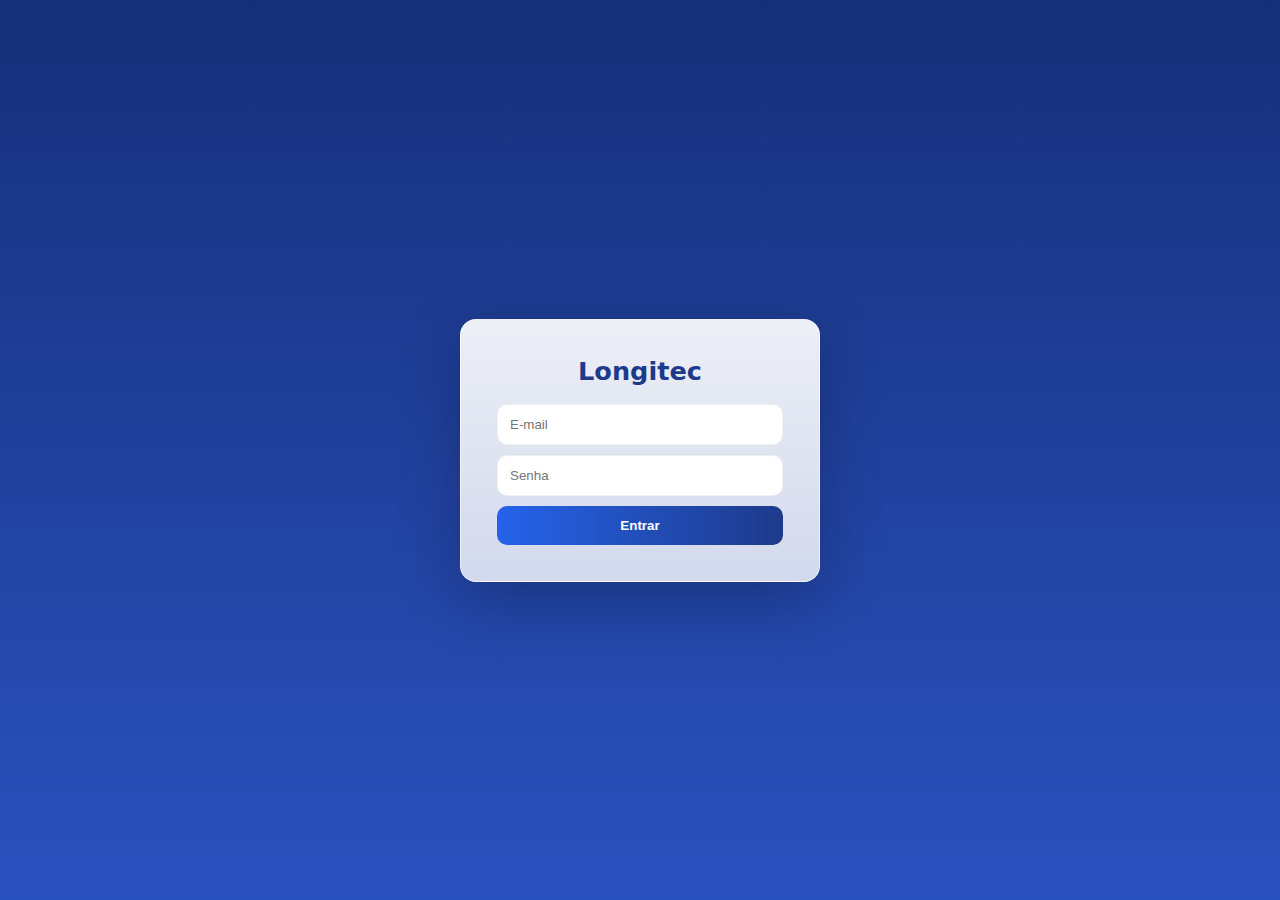
<file: index.html>
<!DOCTYPE html>
<html lang="pt-BR">
<head>
  <meta charset="UTF-8">
  <meta name="viewport" content="width=device-width, initial-scale=1.0">
  <title>Longitec - Login</title>
  <link rel="stylesheet" href="TCC-final/style.css">
</head>
<body class="login-body">
  <div class="login-container">
    <h1 class="login-title">Longitec</h1>
  <form action="TCC-final/dashboard.html" class="login-form">
      <input type="email" placeholder="E-mail" required>
      <input type="password" placeholder="Senha" required>
      <button type="submit">Entrar</button>
    </form>
  </div>
</body>
</html>
</file>
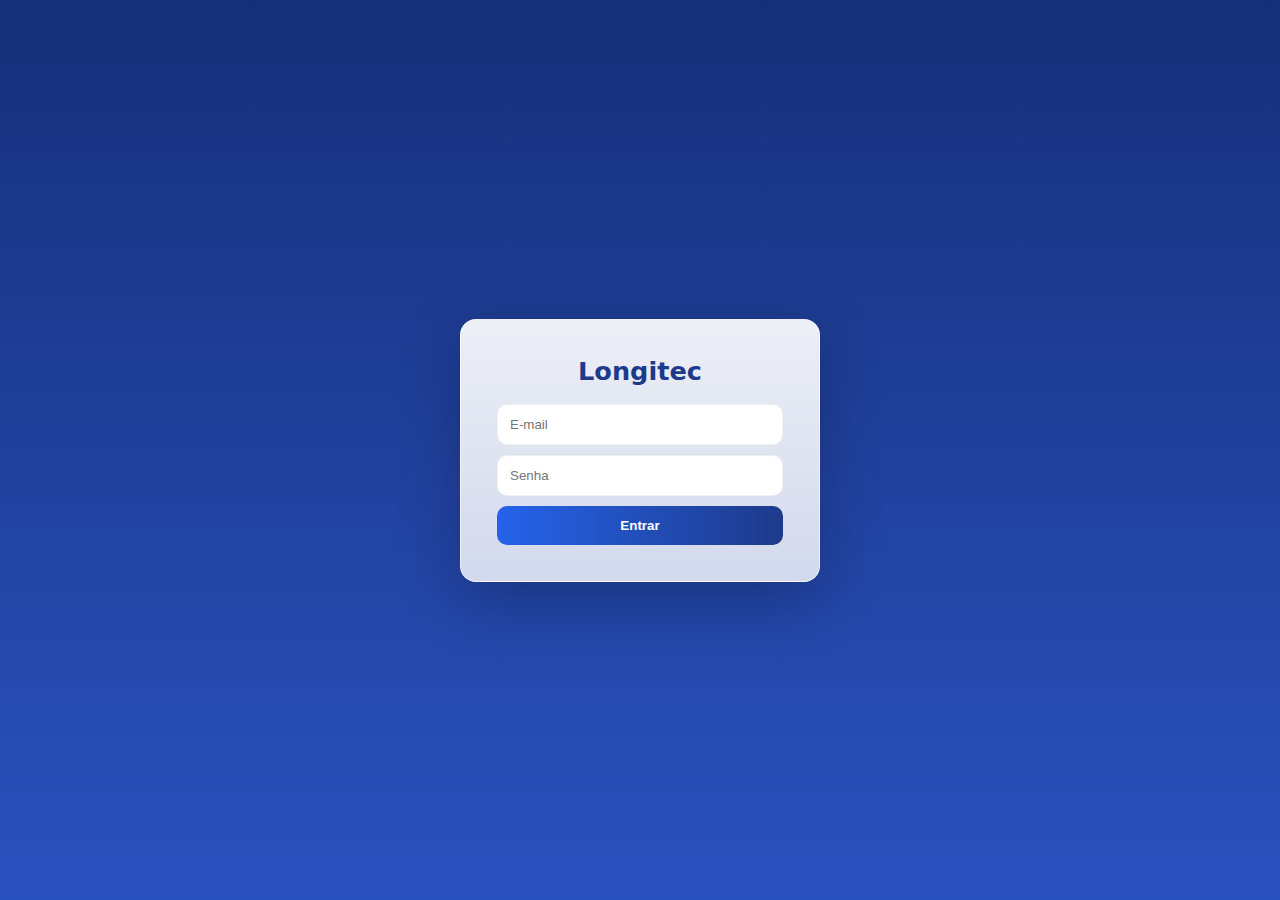
<file: TCC-final/index.html>
<!DOCTYPE html>
<html lang="pt-BR">
<head>
  <meta charset="UTF-8">
  <meta name="viewport" content="width=device-width, initial-scale=1.0">
  <title>Longitec - Login</title>
  <link rel="stylesheet" href="style.css">
</head>
<body class="login-body">
  <div class="login-container">
    <h1 class="login-title">Longitec</h1>
    <form action="dashboard.html" class="login-form">
      <input type="email" placeholder="E-mail" required>
      <input type="password" placeholder="Senha" required>
      <button type="submit">Entrar</button>
    </form>
  </div>
</body>
</html>
</file>
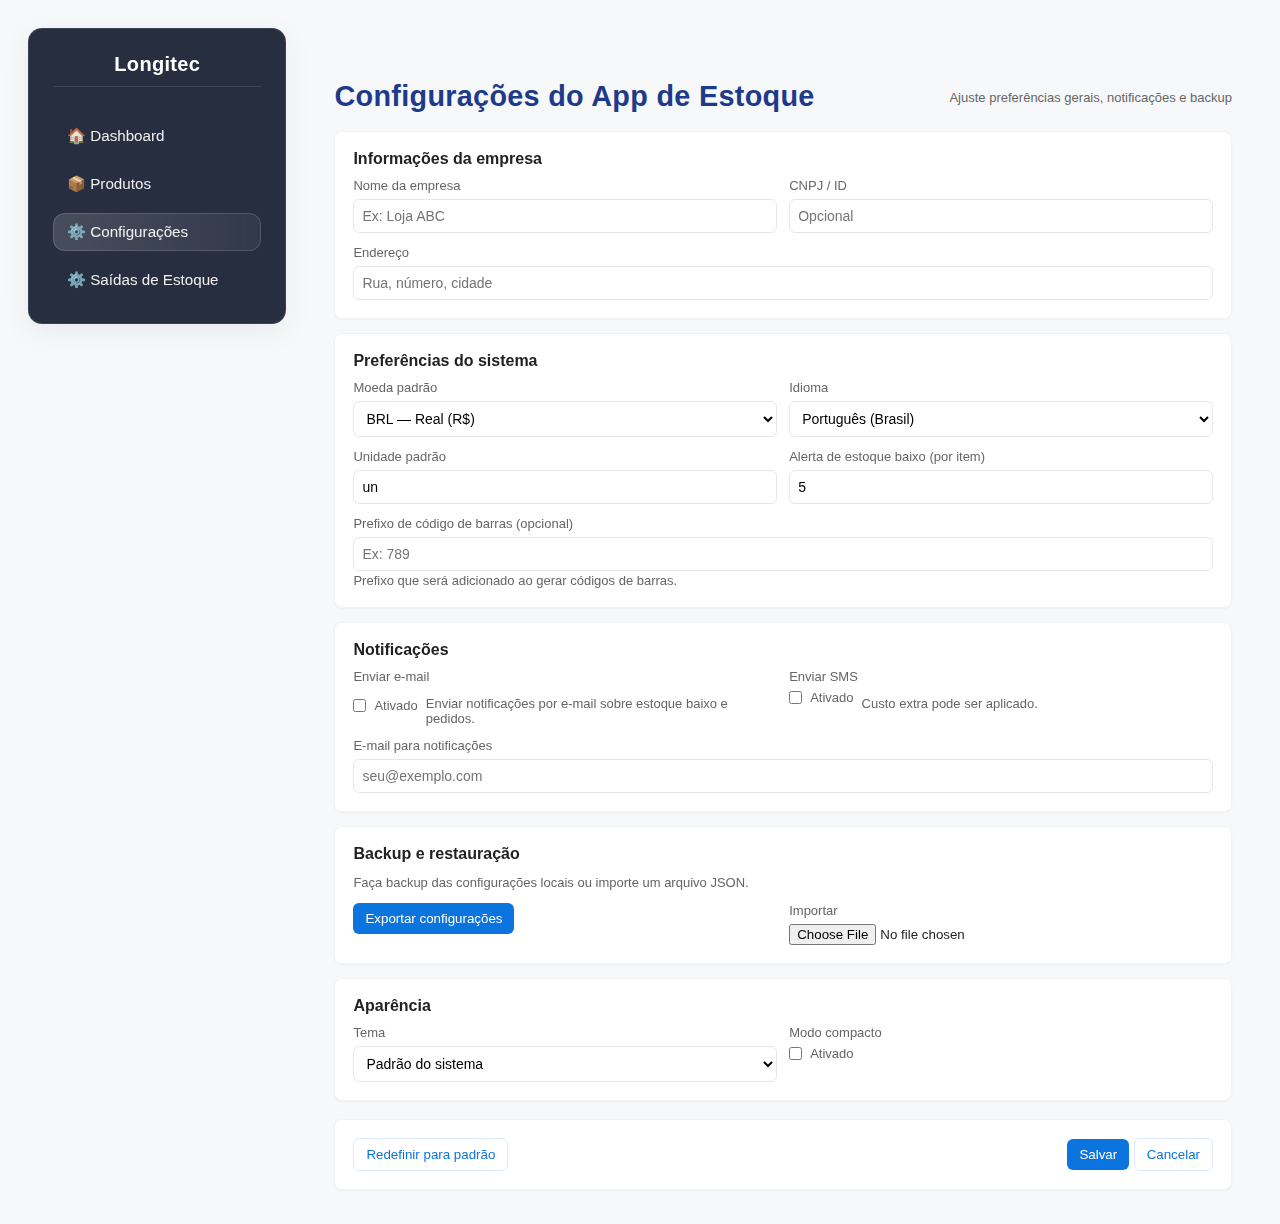
<file: configuracoes.html>
<!doctype html>
<html lang="pt-BR">
<head>
    <meta charset="utf-8" />
    <meta name="viewport" content="width=device-width,initial-scale=1" />
    <title>Configurações — App de Estoque</title>
    <link rel="stylesheet" href="./style.css">
    <style>
        :root{
            --bg:#f6f8fa; --card:#fff; --text:#222; --accent:#0b74de; --muted:#666;
            --danger:#d64545;
        }
        html,body{height:100%;margin:0;font-family:Inter,Segoe UI,Roboto,Arial,sans-serif;background:var(--bg);color:var(--text)}
        .container{max-width:980px;margin:32px auto;padding:20px}
        header{display:flex;align-items:center;justify-content:space-between;margin-bottom:18px}
        h1{font-size:20px;margin:0}
        .card{background:var(--card);border-radius:8px;padding:18px;margin-bottom:14px;box-shadow:0 1px 2px rgba(0,0,0,.04)}
        .grid{display:grid;grid-template-columns:repeat(2,1fr);gap:12px}
        label{display:block;font-size:13px;margin-bottom:6px;color:var(--muted)}
        input[type="text"],input[type="number"],select,textarea{width:100%;padding:8px;border:1px solid #e4e7eb;border-radius:6px;font-size:14px;background:#fff}
        .full{grid-column:1/-1}
        .row{display:flex;gap:8px;align-items:center}
        .switch{display:inline-flex;align-items:center;gap:8px}
        .actions{display:flex;gap:8px;justify-content:flex-end}
        button{background:var(--accent);color:#fff;border:0;padding:8px 12px;border-radius:6px;cursor:pointer}
        button.ghost{background:transparent;color:var(--accent);border:1px solid #dbe9fb}
        button.warn{background:var(--danger)}
        small{color:var(--muted)}
        .help{font-size:13px;color:var(--muted);margin-top:6px}
        footer{margin-top:18px;text-align:right}
        @media (max-width:760px){.grid{grid-template-columns:1fr}}
    </style>
</head>
<body>
  <aside class="sidebar">
    <h2>Longitec</h2>
        <nav>
            <a href="dashboard.html">🏠 Dashboard</a>
            <a href="produtos.html">📦 Produtos</a>
            <a href="configuracoes.html">⚙️ Configurações</a>
             <a href="saidaestoque.html">⚙️ Saídas de Estoque</a>
        </nav>
  </aside>
<div class="container" role="main">
    <header>
        <h1>Configurações do App de Estoque</h1>
        <div><small class="help">Ajuste preferências gerais, notificações e backup</small></div>
    </header>

    <form id="settingsForm" class="card" autocomplete="off" aria-label="Configurações do sistema">
        <section aria-labelledby="empresa">
            <h2 id="empresa" style="margin:0 0 10px 0;font-size:16px">Informações da empresa</h2>
            <div class="grid">
                <div>
                    <label for="companyName">Nome da empresa</label>
                    <input id="companyName" name="companyName" type="text" placeholder="Ex: Loja ABC" />
                </div>
                <div>
                    <label for="companyCNPJ">CNPJ / ID</label>
                    <input id="companyCNPJ" name="companyCNPJ" type="text" placeholder="Opcional" />
                </div>

                <div class="full">
                    <label for="companyAddress">Endereço</label>
                    <input id="companyAddress" name="companyAddress" type="text" placeholder="Rua, número, cidade" />
                </div>
            </div>
        </section>
    </form>

    <div class="card">
        <h2 style="margin:0 0 10px 0;font-size:16px">Preferências do sistema</h2>
        <div class="grid">
            <div>
                <label for="currency">Moeda padrão</label>
                <select id="currency" name="currency">
                    <option value="BRL">BRL — Real (R$)</option>
                    <option value="USD">USD — Dólar (US$)</option>
                    <option value="EUR">EUR — Euro (€)</option>
                </select>
            </div>
            <div>
                <label for="lang">Idioma</label>
                <select id="lang" name="lang">
                    <option value="pt-BR">Português (Brasil)</option>
                    <option value="en-US">English (US)</option>
                </select>
            </div>

            <div>
                <label for="defaultStockUnit">Unidade padrão</label>
                <input id="defaultStockUnit" name="defaultStockUnit" type="text" placeholder="Ex: un, kg, ml" />
            </div>
            <div>
                <label for="lowStockThreshold">Alerta de estoque baixo (por item)</label>
                <input id="lowStockThreshold" name="lowStockThreshold" type="number" min="0" step="1" />
            </div>

            <div class="full">
                <label for="barcodePrefix">Prefixo de código de barras (opcional)</label>
                <input id="barcodePrefix" name="barcodePrefix" type="text" placeholder="Ex: 789" />
                <small class="help">Prefixo que será adicionado ao gerar códigos de barras.</small>
            </div>
        </div>
    </div>

    <div class="card">
        <h2 style="margin:0 0 10px 0;font-size:16px">Notificações</h2>
        <div class="grid">
            <div>
                <label>Enviar e-mail</label>
                <div class="row">
                    <label class="switch"><input id="notifyEmail" type="checkbox" /><span>Ativado</span></label>
                    <small class="help">Enviar notificações por e-mail sobre estoque baixo e pedidos.</small>
                </div>
            </div>
            <div>
                <label>Enviar SMS</label>
                <div class="row">
                    <label class="switch"><input id="notifySMS" type="checkbox" /><span>Ativado</span></label>
                    <small class="help">Custo extra pode ser aplicado.</small>
                </div>
            </div>
            <div class="full">
                <label for="notificationEmail">E-mail para notificações</label>
                <input id="notificationEmail" type="text" placeholder="seu@exemplo.com" />
            </div>
        </div>
    </div>

    <div class="card">
        <h2 style="margin:0 0 10px 0;font-size:16px">Backup e restauração</h2>
        <div class="grid">
            <div class="full">
                <small class="help">Faça backup das configurações locais ou importe um arquivo JSON.</small>
            </div>
            <div>
                <button id="exportBtn" type="button">Exportar configurações</button>
            </div>
            <div>
                <label for="importFile">Importar</label>
                <input id="importFile" type="file" accept=".json" />
            </div>
        </div>
    </div>

    <div class="card">
        <h2 style="margin:0 0 10px 0;font-size:16px">Aparência</h2>
        <div class="grid">
            <div>
                <label for="theme">Tema</label>
                <select id="theme">
                    <option value="system">Padrão do sistema</option>
                    <option value="light">Claro</option>
                    <option value="dark">Escuro</option>
                </select>
            </div>
            <div>
                <label for="compactMode">Modo compacto</label>
                <div class="row"><label class="switch"><input id="compactMode" type="checkbox" /><span>Ativado</span></label></div>
            </div>
        </div>
    </div>

    <footer class="card actions" aria-hidden="false">
        <div style="flex:1;text-align:left">
            <button id="resetBtn" class="ghost" type="button">Redefinir para padrão</button>
        </div>
        <div>
            <button id="saveBtn" type="button">Salvar</button>
            <button id="cancelBtn" class="ghost" type="button">Cancelar</button>
        </div>
    </footer>
</div>

<script>
(function(){
    const defaultSettings = {
        companyName: "",
        companyCNPJ: "",
        companyAddress: "",
        currency: "BRL",
        lang: "pt-BR",
        defaultStockUnit: "un",
        lowStockThreshold: 5,
        barcodePrefix: "",
        notifyEmail: false,
        notifySMS: false,
        notificationEmail: "",
        theme: "system",
        compactMode: false
    };

    const $ = id => document.getElementById(id);

    function loadSettings(){
        const s = JSON.parse(localStorage.getItem('inventorySettings') || 'null') || defaultSettings;
        $('companyName').value = s.companyName || "";
        $('companyCNPJ').value = s.companyCNPJ || "";
        $('companyAddress').value = s.companyAddress || "";
        $('currency').value = s.currency || defaultSettings.currency;
        $('lang').value = s.lang || defaultSettings.lang;
        $('defaultStockUnit').value = s.defaultStockUnit || defaultSettings.defaultStockUnit;
        $('lowStockThreshold').value = s.lowStockThreshold ?? defaultSettings.lowStockThreshold;
        $('barcodePrefix').value = s.barcodePrefix || "";
        $('notifyEmail').checked = !!s.notifyEmail;
        $('notifySMS').checked = !!s.notifySMS;
        $('notificationEmail').value = s.notificationEmail || "";
        $('theme').value = s.theme || defaultSettings.theme;
        $('compactMode').checked = !!s.compactMode;
    }

    function gatherSettings(){
        return {
            companyName: $('companyName').value.trim(),
            companyCNPJ: $('companyCNPJ').value.trim(),
            companyAddress: $('companyAddress').value.trim(),
            currency: $('currency').value,
            lang: $('lang').value,
            defaultStockUnit: $('defaultStockUnit').value.trim() || defaultSettings.defaultStockUnit,
            lowStockThreshold: Math.max(0, parseInt($('lowStockThreshold').value || defaultSettings.lowStockThreshold)),
            barcodePrefix: $('barcodePrefix').value.trim(),
            notifyEmail: $('notifyEmail').checked,
            notifySMS: $('notifySMS').checked,
            notificationEmail: $('notificationEmail').value.trim(),
            theme: $('theme').value,
            compactMode: $('compactMode').checked
        };
    }

    function saveSettings(){
        const settings = gatherSettings();
        // basic validation
        if(settings.notifyEmail && !settings.notificationEmail){
            alert('Ativee um e-mail para notificações ou desative "Enviar e-mail".');
            return;
        }
        localStorage.setItem('inventorySettings', JSON.stringify(settings));
        alert('Configurações salvas.');
    }

    function resetDefaults(){
        if(!confirm('Redefinir todas as configurações para o padrão?')) return;
        localStorage.removeItem('inventorySettings');
        loadSettings();
        alert('Padrões restaurados.');
    }

    function exportSettings(){
        const data = localStorage.getItem('inventorySettings') || JSON.stringify(defaultSettings);
        const blob = new Blob([data], {type:'application/json'});
        const url = URL.createObjectURL(blob);
        const a = document.createElement('a');
        const now = new Date().toISOString().slice(0,19).replace(/[:T]/g,'-');
        a.href = url;
        a.download = `inventory-settings-${now}.json`;
        document.body.appendChild(a);
        a.click();
        a.remove();
        URL.revokeObjectURL(url);
    }

    function importSettings(file){
        if(!file) return;
        const reader = new FileReader();
        reader.onload = () => {
            try{
                const obj = JSON.parse(reader.result);
                // minimal shape check
                if(typeof obj !== 'object') throw new Error('Arquivo inválido');
                localStorage.setItem('inventorySettings', JSON.stringify(Object.assign({}, defaultSettings, obj)));
                loadSettings();
                alert('Configurações importadas com sucesso.');
            }catch(e){
                alert('Falha ao importar: arquivo JSON inválido.');
            }
        };
        reader.readAsText(file);
    }

    // events
    document.addEventListener('DOMContentLoaded', loadSettings);
    $('saveBtn').addEventListener('click', saveSettings);
    $('resetBtn').addEventListener('click', resetDefaults);
    $('cancelBtn').addEventListener('click', loadSettings);
    $('exportBtn').addEventListener('click', exportSettings);
    $('importFile').addEventListener('change', e => {
        if(e.target.files && e.target.files[0]) importSettings(e.target.files[0]);
        e.target.value = '';
    });

    // apply theme quickly
    $('theme').addEventListener('change', () => {
        const t = $('theme').value;
        if(t === 'dark') document.documentElement.style.filter = 'invert(0)'; // placeholder: integrate real theme switch
    });
})();
</script>
<script>
    // Define dinamicamente o item ativo na sidebar com base no arquivo atual
    document.addEventListener('DOMContentLoaded', () => {
        const navLinks = document.querySelectorAll('aside.sidebar nav a');
        const file = location.pathname.split('/').pop() || 'index.html';
        navLinks.forEach(a => {
            const hrefFile = a.getAttribute('href').split('/').pop();
            if (hrefFile === file) a.classList.add('active');
            else a.classList.remove('active');
        });
    });
</script>
</body>
</html>
</file>
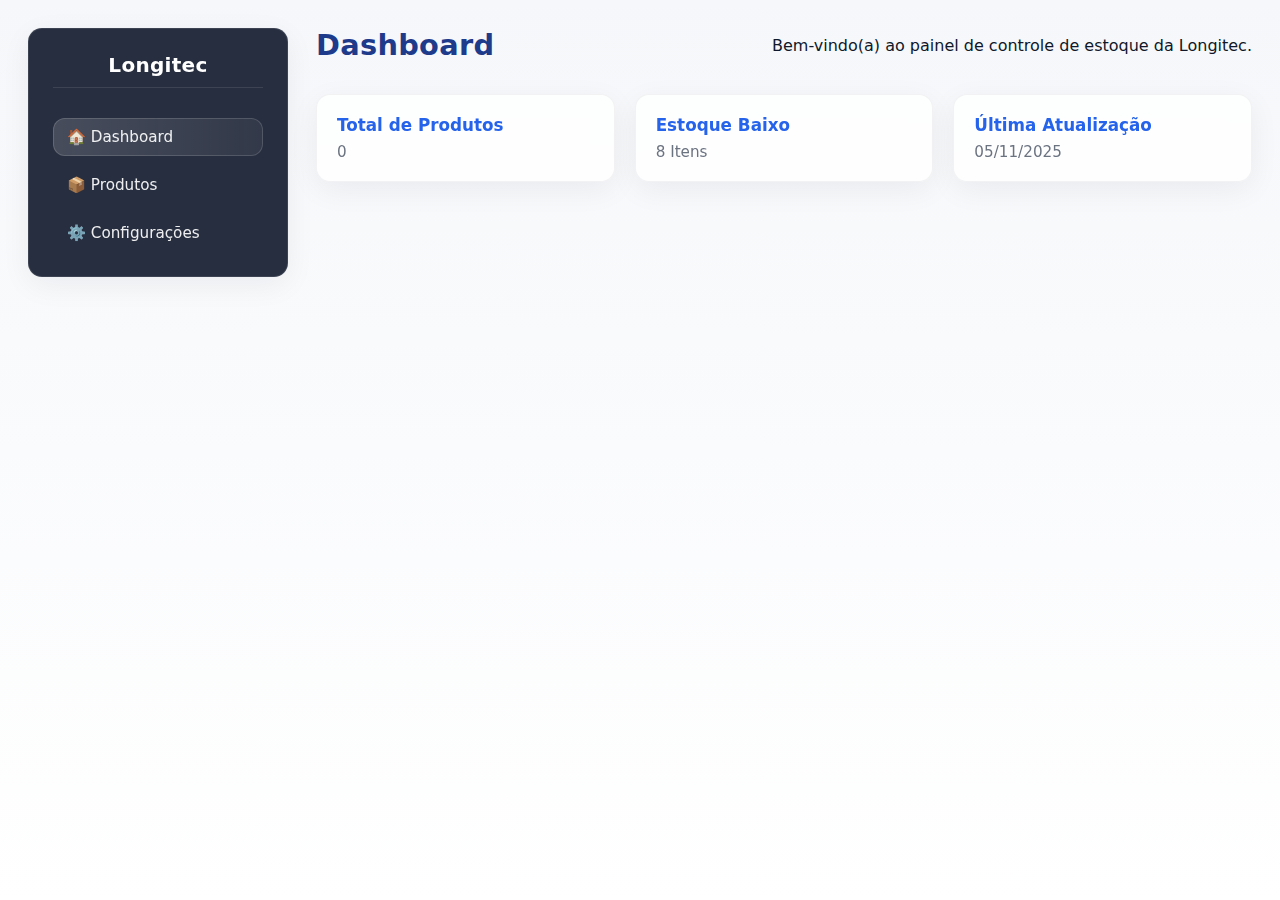
<file: dashboard.html>
<!DOCTYPE html>
<html lang="pt-BR">
<head>
  <meta charset="UTF-8">
  <meta name="viewport" content="width=device-width, initial-scale=1.0">
  <title>Longitec - Dashboard</title>
  <link rel="stylesheet" href="TCC-final/style.css">
</head>
<body>
  <aside class="sidebar">
    <h2>Longitec</h2>
    <nav>
      <a href="TCC-final/dashboard.html">🏠 Dashboard</a>
      <a href="TCC-final/produtos.html">📦 Produtos</a>
      <a href="TCC-final/configuracoes.html">⚙️ Configurações</a>
    </nav>
  </aside>

  <main class="main-content">
    <header>
      <h1>Dashboard</h1>
      <p>Bem-vindo(a) ao painel de controle de estoque da Longitec.</p>
    </header>

    <section class="cards">
      <div class="card">
        <h3>Total de Produtos</h3>
        <p id="total-produtos">0</p>
      </div>
      <div class="card">
        <h3>Estoque Baixo</h3>
        <p>8 Itens</p>
      </div>
      <div class="card">
        <h3>Última Atualização</h3>
        <p>05/11/2025</p>
      </div>
    </section>
  </main>

  <script>
    // Atualiza o total de produtos no dashboard
    const produtos = JSON.parse(localStorage.getItem('produtos')) || [];
    document.getElementById('total-produtos').textContent = produtos.length;
  </script>
  <script>
    // Define dinamicamente o item ativo na sidebar com base no arquivo atual
    document.addEventListener('DOMContentLoaded', () => {
      const navLinks = document.querySelectorAll('aside.sidebar nav a');
      const file = location.pathname.split('/').pop() || 'index.html';
      navLinks.forEach(a => {
        const hrefFile = a.getAttribute('href').split('/').pop();
        if (hrefFile === file) a.classList.add('active');
        else a.classList.remove('active');
      });
    });
  </script>
</body>
</html>
</file>
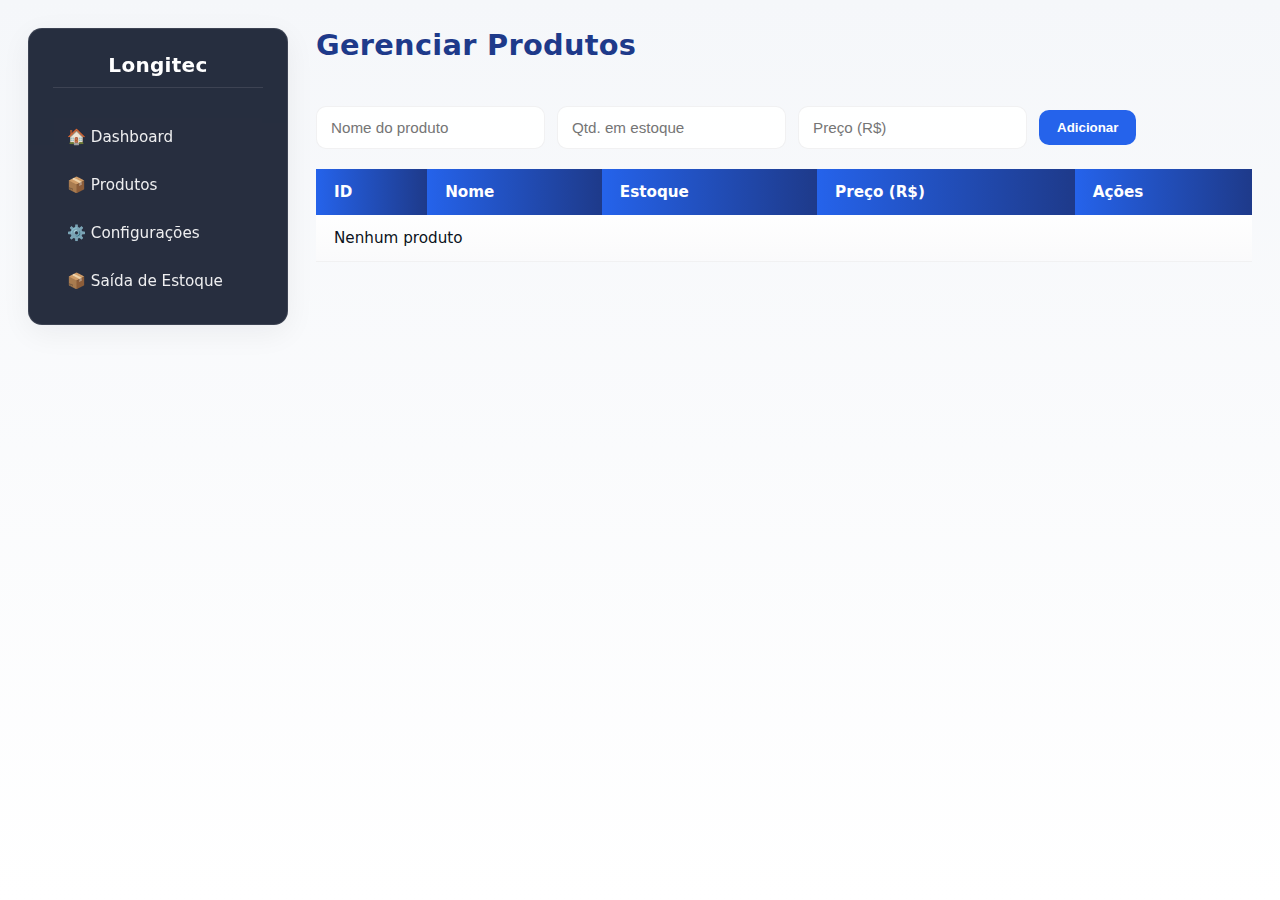
<file: produtos.html>
<!DOCTYPE html>
<html lang="pt-BR">
<head>
  <meta charset="UTF-8">
  <meta name="viewport" content="width=device-width, initial-scale=1.0">
  <title>Longitec - Produtos</title>
  <link rel="stylesheet" href="style.css">
</head>
<body>
  <aside class="sidebar">
    <h2>Longitec</h2>
    <nav>
  <a href="dashboard.html">🏠 Dashboard</a>
  <a href="produtos.html">📦 Produtos</a>
  <a href="configuracoes.html">⚙️ Configurações</a>
  <a href="saidaestoque.html">📦 Saída de Estoque</a>
    </nav>
  </aside>

  <main class="main-content">
    <header>
      <h1>Gerenciar Produtos</h1>
    </header>

    <section class="add-form">
      <input id="nomeInput" type="text" placeholder="Nome do produto">
      <input id="qtdInput" type="number" placeholder="Qtd. em estoque">
      <input id="precoInput" type="number" placeholder="Preço (R$)" step="0.01">
      <button id="addBtn">Adicionar</button>
      <button id="cancelEditBtn" style="display:none;margin-left:8px;">Cancelar</button>
    </section>

    <table class="product-table">
      <thead>
        <tr>
          <th>ID</th>
          <th>Nome</th>
          <th>Estoque</th>
          <th>Preço (R$)</th>
          <th>Ações</th>
        </tr>
      </thead>
      <tbody>
        <!-- Linhas serão adicionadas dinamicamente -->
      </tbody>
    </table>
  </main>

  <script>
    const addBtn = document.getElementById('addBtn');
    const cancelEditBtn = document.getElementById('cancelEditBtn');
    const nomeInput = document.getElementById('nomeInput');
    const qtdInput = document.getElementById('qtdInput');
    const precoInput = document.getElementById('precoInput');
    const tableBody = document.querySelector('.product-table tbody');

    // Carrega produtos salvos do localStorage
    let produtos = JSON.parse(localStorage.getItem('produtos')) || [];
    let id = produtos.length ? Math.max(...produtos.map(p => p.id)) + 1 : 1;
    let editingId = null;

    // Função para renderizar tabela
    function renderTabela() {
      tableBody.innerHTML = "";
      if(produtos.length === 0){
        tableBody.innerHTML = '<tr><td colspan="5" class="text-center small text-muted">Nenhum produto</td></tr>';
        return;
      }
      produtos.forEach(p => {
        const tr = document.createElement('tr');
        tr.innerHTML = `
          <td>${p.id}</td>
          <td>${escapeHtml(p.nome)}</td>
          <td>${p.qtd}</td>
          <td>${parseFloat(p.preco).toFixed(2)}</td>
          <td>
            <button class="edit-btn" data-id="${p.id}">✏️ Editar</button>
            <button class="delete-btn" data-id="${p.id}">🗑️ Excluir</button>
          </td>
        `;
        tableBody.appendChild(tr);
      });

      // Adiciona eventos de exclusão
      document.querySelectorAll('.delete-btn').forEach(btn => {
        btn.addEventListener('click', (e) => {
          const idRemover = parseInt(e.target.dataset.id, 10);
          if(!confirm('Excluir produto selecionado?')) return;
          produtos = produtos.filter(prod => prod.id !== idRemover);
          localStorage.setItem('produtos', JSON.stringify(produtos));
          // if we're editing the deleted item, cancel edit
          if(editingId === idRemover) cancelEdit();
          renderTabela();
        });
      });

      // Adiciona eventos de edição
      document.querySelectorAll('.edit-btn').forEach(btn => {
        btn.addEventListener('click', (e) => {
          const idEditar = parseInt(e.target.dataset.id, 10);
          startEdit(idEditar);
        });
      });
    }

    function startEdit(idEditar){
      const produto = produtos.find(p => p.id === idEditar);
      if(!produto) return;
      editingId = idEditar;
      nomeInput.value = produto.nome;
      qtdInput.value = produto.qtd;
      precoInput.value = produto.preco;
      addBtn.textContent = 'Salvar alterações';
      cancelEditBtn.style.display = 'inline-block';
      nomeInput.focus();
    }

    function cancelEdit(){
      editingId = null;
      nomeInput.value = '';
      qtdInput.value = '';
      precoInput.value = '';
      addBtn.textContent = 'Adicionar';
      cancelEditBtn.style.display = 'none';
    }

    // Renderiza ao carregar a página
    renderTabela();

    // Adiciona novo produto ou salva edição
    addBtn.addEventListener('click', () => {
      const nome = nomeInput.value.trim();
      const qtd = qtdInput.value.trim();
      const preco = precoInput.value.trim();

      if (!nome || qtd === '' || preco === '') {
        alert("Preencha todos os campos!");
        return;
      }

      if(editingId !== null){
        // salvar alterações
        const idx = produtos.findIndex(p => p.id === editingId);
        if(idx >= 0){
          produtos[idx].nome = nome;
          produtos[idx].qtd = parseInt(qtd, 10);
          produtos[idx].preco = parseFloat(preco);
          localStorage.setItem('produtos', JSON.stringify(produtos));
          cancelEdit();
          renderTabela();
        }
        return;
      }

      const novoProduto = {
        id: id++,
        nome,
        qtd: parseInt(qtd, 10),
        preco: parseFloat(preco)
      };

      produtos.push(novoProduto);
      localStorage.setItem('produtos', JSON.stringify(produtos));
      renderTabela();
      nomeInput.value = "";
      qtdInput.value = "";
      precoInput.value = "";
    });

    cancelEditBtn.addEventListener('click', () => {
      cancelEdit();
    });

    function escapeHtml(text) {
      return String(text)
        .replace(/&/g, '&amp;')
        .replace(/</g, '&lt;')
        .replace(/>/g, '&gt;')
        .replace(/"/g, '&quot;');
    }
  </script>
</body>
</html>
</file>
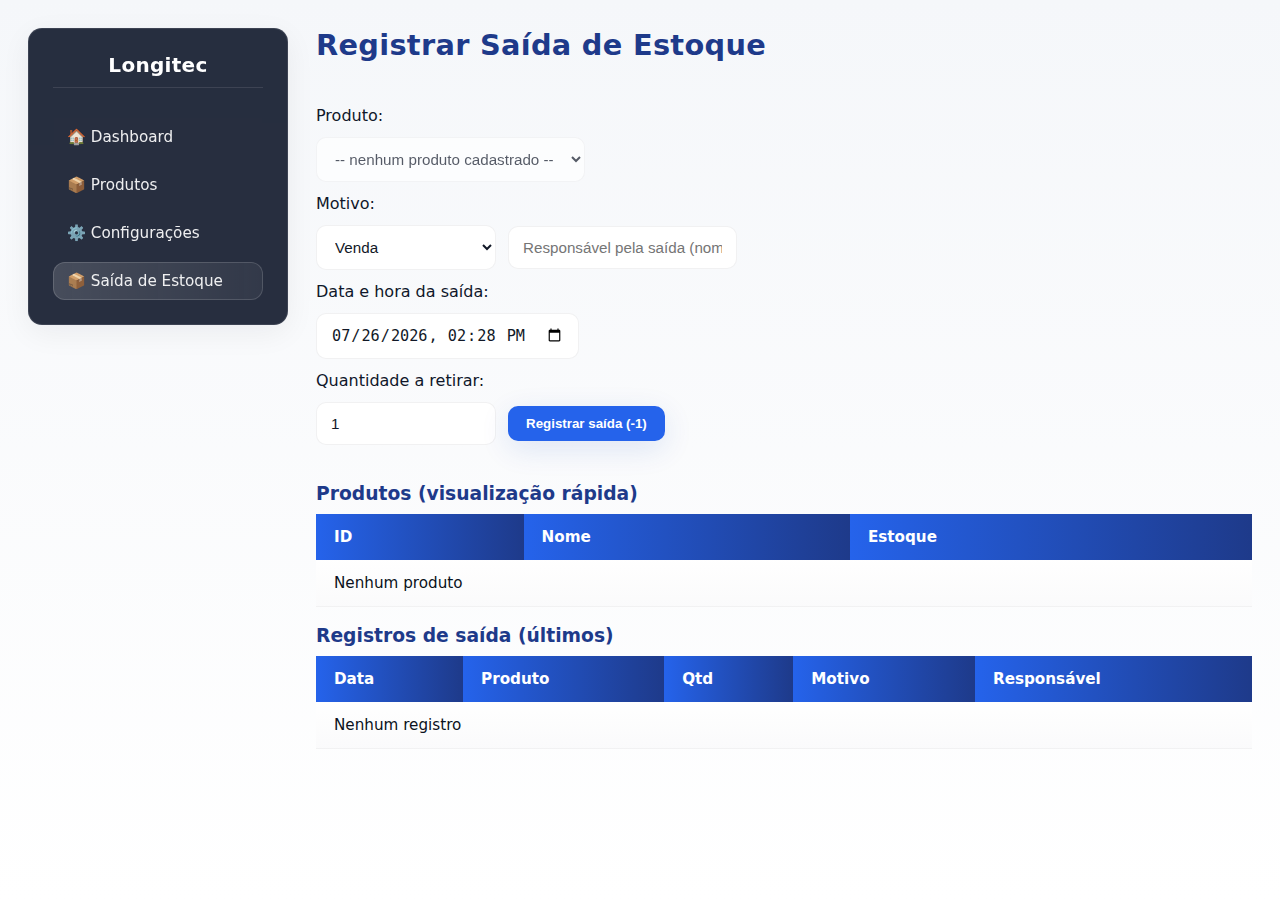
<file: saidaestoque.html>
<!DOCTYPE html>
<html lang="pt-BR">
<head>
  <meta charset="utf-8" />
  <meta name="viewport" content="width=device-width, initial-scale=1" />
  <title>Longitec - Saída de Estoque</title>
  <link rel="stylesheet" href="style.css" />
</head>
<body>
  <aside class="sidebar">
    <h2>Longitec</h2>
    <nav>
      <a href="dashboard.html">🏠 Dashboard</a>
      <a href="produtos.html">📦 Produtos</a>
      <a href="configuracoes.html">⚙️ Configurações</a>
      <a href="saidaestoque.html" class="active">📦 Saída de Estoque</a>
    </nav>
  </aside>

  <main class="main-content">
    <header><h1>Registrar Saída de Estoque</h1></header>

    <section class="add-form">
      <label for="produtoSelect" style="display:block; width:100%;">Produto:</label>
      <select id="produtoSelect"></select>

      <label for="tipoSaida" style="display:block; width:100%;">Motivo:</label>
      <select id="tipoSaida">
        <option value="venda">Venda</option>
        <option value="outro">Outro</option>
      </select>

      <input id="motivoOutro" type="text" placeholder="Descreva o motivo (se outro)" style="display:none; min-width:220px;" />

      <input id="responsavelInput" type="text" placeholder="Responsável pela saída (nome)" style="min-width:220px;" />

      <!-- novo: input de data/hora da saída -->
      <label for="dataSaidaInput" style="display:block; width:100%;">Data e hora da saída:</label>
      <input id="dataSaidaInput" type="datetime-local" style="min-width:220px;" />

      <!-- novo: quantidade de saída -->
      <label for="qtdSaidaInput" style="display:block; width:100%;">Quantidade a retirar:</label>
      <input id="qtdSaidaInput" type="number" min="1" value="1" style="width:100px;" />

      <button id="regSaidaBtn" class="btn">Registrar saída</button>
      <small id="saidaMsg" style="display:block; margin-top:8px;"></small>
    </section>

    <section style="margin-top:18px;">
      <h3 style="color:var(--accent-2); margin-bottom:10px;">Produtos (visualização rápida)</h3>
      <table class="product-table">
        <thead>
          <tr><th>ID</th><th>Nome</th><th>Estoque</th></tr>
        </thead>
        <tbody id="previewBody"></tbody>
      </table>
    </section>

    <section style="margin-top:18px;">
      <h3 style="color:var(--accent-2); margin-bottom:10px;">Registros de saída (últimos)</h3>
      <table class="product-table">
        <thead>
          <tr><th>Data</th><th>Produto</th><th>Qtd</th><th>Motivo</th><th>Responsável</th></tr>
        </thead>
        <tbody id="registrosBody"></tbody>
      </table>
    </section>
  </main>

  <script>
    const produtoSelect = document.getElementById('produtoSelect');
    const regSaidaBtn = document.getElementById('regSaidaBtn');
    const saidaMsg = document.getElementById('saidaMsg');
    const previewBody = document.getElementById('previewBody');
    const tipoSaida = document.getElementById('tipoSaida');
    const motivoOutro = document.getElementById('motivoOutro');
    const responsavelInput = document.getElementById('responsavelInput');
    const registrosBody = document.getElementById('registrosBody');
    const dataSaidaInput = document.getElementById('dataSaidaInput');
    const qtdSaidaInput = document.getElementById('qtdSaidaInput');

    function escapeHtml(text) {
      return String(text || '').replace(/&/g,'&amp;').replace(/</g,'&lt;').replace(/>/g,'&gt;').replace(/"/g,'&quot;');
    }

    // converte Date para valor compatível com <input type="datetime-local">
    function toDatetimeLocalValue(date) {
      const pad = (n) => String(n).padStart(2, '0');
      const yyyy = date.getFullYear();
      const mm = pad(date.getMonth() + 1);
      const dd = pad(date.getDate());
      const hh = pad(date.getHours());
      const min = pad(date.getMinutes());
      return `${yyyy}-${mm}-${dd}T${hh}:${min}`;
    }

    // se input tiver valor (local), converte para ISO (UTC)
    function datetimeLocalToISO(value) {
      if (!value) return new Date().toISOString();
      // new Date(value) interpreta value como local time
      return new Date(value).toISOString();
    }

    function carregarProdutos() {
      const produtos = JSON.parse(localStorage.getItem('produtos')) || [];
      produtoSelect.innerHTML = '';
      if (produtos.length === 0) {
        const opt = document.createElement('option');
        opt.value = '';
        opt.textContent = '-- nenhum produto cadastrado --';
        produtoSelect.appendChild(opt);
        produtoSelect.disabled = true;
        regSaidaBtn.disabled = true;
        qtdSaidaInput.disabled = true;
      } else {
        produtos.forEach(p => {
          const opt = document.createElement('option');
          opt.value = p.id;
          opt.textContent = `${p.nome} — (${p.qtd} un.)`;
          produtoSelect.appendChild(opt);
        });
        produtoSelect.disabled = false;
        regSaidaBtn.disabled = false;
        qtdSaidaInput.disabled = false;
      }

      // preview tabela
      previewBody.innerHTML = '';
      if (produtos.length === 0) {
        previewBody.innerHTML = '<tr><td colspan="3" class="text-center small text-muted">Nenhum produto</td></tr>';
      } else {
        produtos.forEach(p => {
          const tr = document.createElement('tr');
          tr.innerHTML = `<td>${p.id}</td><td>${escapeHtml(p.nome)}</td><td>${p.qtd}</td>`;
          previewBody.appendChild(tr);
        });
      }

      // ajusta max da quantidade para o produto selecionado (se houver)
      if (!produtoSelect.disabled) {
        produtoSelect.dispatchEvent(new Event('change'));
      }
    }

    function carregarRegistros() {
      const registros = JSON.parse(localStorage.getItem('saidas')) || [];
      registrosBody.innerHTML = '';
      if (registros.length === 0) {
        registrosBody.innerHTML = '<tr><td colspan="5" class="text-center small text-muted">Nenhum registro</td></tr>';
        return;
      }
      // mostrar os últimos 20 registros (mais recentes primeiro)
      const últimos = registros.slice(-20).reverse();
      últimos.forEach(r => {
        const dt = new Date(r.data).toLocaleString();
        const tr = document.createElement('tr');
        tr.innerHTML = `<td>${dt}</td><td>${escapeHtml(r.nome)}</td><td>${r.quantidade}</td><td>${escapeHtml(r.motivo)}</td><td>${escapeHtml(r.responsavel)}</td>`;
        registrosBody.appendChild(tr);
      });
    }

    // mostra/oculta input de motivo quando "Outro" selecionado
    tipoSaida.addEventListener('change', () => {
      motivoOutro.style.display = tipoSaida.value === 'outro' ? 'inline-block' : 'none';
    });

    // quando troca produto, ajusta máximo da quantidade disponível
    produtoSelect.addEventListener('change', () => {
      const selId = produtoSelect.value;
      const produtos = JSON.parse(localStorage.getItem('produtos')) || [];
      const p = produtos.find(x => String(x.id) === String(selId));
      if (!p) {
        qtdSaidaInput.max = '';
        return;
      }
      qtdSaidaInput.max = String(p.qtd);
      // se quantidade atual for maior que estoque, ajusta para estoque
      const cur = parseInt(qtdSaidaInput.value, 10) || 1;
      if (cur > Number(p.qtd)) qtdSaidaInput.value = p.qtd > 0 ? p.qtd : 1;
      atualizarTextoBotao();
    });

    // atualiza texto do botão para mostrar quantidade selecionada
    function atualizarTextoBotao() {
      const q = parseInt(qtdSaidaInput.value, 10) || 1;
      regSaidaBtn.textContent = q > 1 ? `Registrar saída (-${q})` : 'Registrar saída (-1)';
    }

    qtdSaidaInput.addEventListener('input', () => {
      // força valor mínimo 1
      if (qtdSaidaInput.value === '' || Number(qtdSaidaInput.value) < 1) qtdSaidaInput.value = 1;
      // respeita max (se definido)
      const max = parseInt(qtdSaidaInput.max, 10);
      if (max && Number(qtdSaidaInput.value) > max) qtdSaidaInput.value = max;
      atualizarTextoBotao();
    });

    regSaidaBtn.addEventListener('click', () => {
      const selId = produtoSelect.value;
      if (!selId) {
        saidaMsg.textContent = 'Selecione um produto.';
        return;
      }

      const responsavel = (responsavelInput.value || '').trim();
      if (!responsavel) {
        saidaMsg.textContent = 'Informe o responsável pela saída.';
        return;
      }

      const produtos = JSON.parse(localStorage.getItem('produtos')) || [];
      const idx = produtos.findIndex(p => String(p.id) === String(selId));
      if (idx === -1) {
        saidaMsg.textContent = 'Produto não encontrado.';
        return;
      }

      const disponivel = Number(produtos[idx].qtd);
      const qtd = Math.max(1, parseInt(qtdSaidaInput.value, 10) || 1);
      if (qtd <= 0) {
        saidaMsg.textContent = 'Quantidade inválida.';
        return;
      }
      if (qtd > disponivel) {
        saidaMsg.textContent = `Estoque insuficiente. Disponível: ${disponivel}.`;
        return;
      }

      // motivo
      const tipo = tipoSaida.value;
      const motivo = tipo === 'venda' ? 'Venda' : (motivoOutro.value.trim() || 'Outro');

      // data escolhida pelo usuário (datetime-local) -> ISO
      const dataISO = datetimeLocalToISO(dataSaidaInput.value);

      // decrementa
      produtos[idx].qtd = Number(produtos[idx].qtd) - qtd;
      localStorage.setItem('produtos', JSON.stringify(produtos));

      // registra saída em histórico
      const registros = JSON.parse(localStorage.getItem('saidas')) || [];
      registros.push({
        produtoId: produtos[idx].id,
        nome: produtos[idx].nome,
        quantidade: qtd,
        motivo,
        tipo,
        responsavel,
        data: dataISO
      });
      localStorage.setItem('saidas', JSON.stringify(registros));

      saidaMsg.textContent = `Saída registrada: ${produtos[idx].nome} — agora ${produtos[idx].qtd} unidade(s).`;
      // limpa campos leves
      responsavelInput.value = '';
      motivoOutro.value = '';
      tipoSaida.value = 'venda';
      motivoOutro.style.display = 'none';
      // reset data para hora atual
      dataSaidaInput.value = toDatetimeLocalValue(new Date());
      // reset quantidade para 1 (ou para máximo disponível se for menor)
      qtdSaidaInput.value = produtos[idx].qtd > 0 ? 1 : 1;
      atualizarTextoBotao();

      carregarProdutos();
      carregarRegistros();

      // limpa mensagem
      setTimeout(() => saidaMsg.textContent = '', 3500);
    });

    // Atualiza se outro separador modificar produtos ou registros
    window.addEventListener('storage', (e) => {
      if (e.key === 'produtos') carregarProdutos();
      if (e.key === 'saidas') carregarRegistros();
    });

    // inicializa: data atual no input e carrega dados
    dataSaidaInput.value = toDatetimeLocalValue(new Date());
    atualizarTextoBotao();
    carregarProdutos();
    carregarRegistros();
  </script>
</body>
</html>
</file>
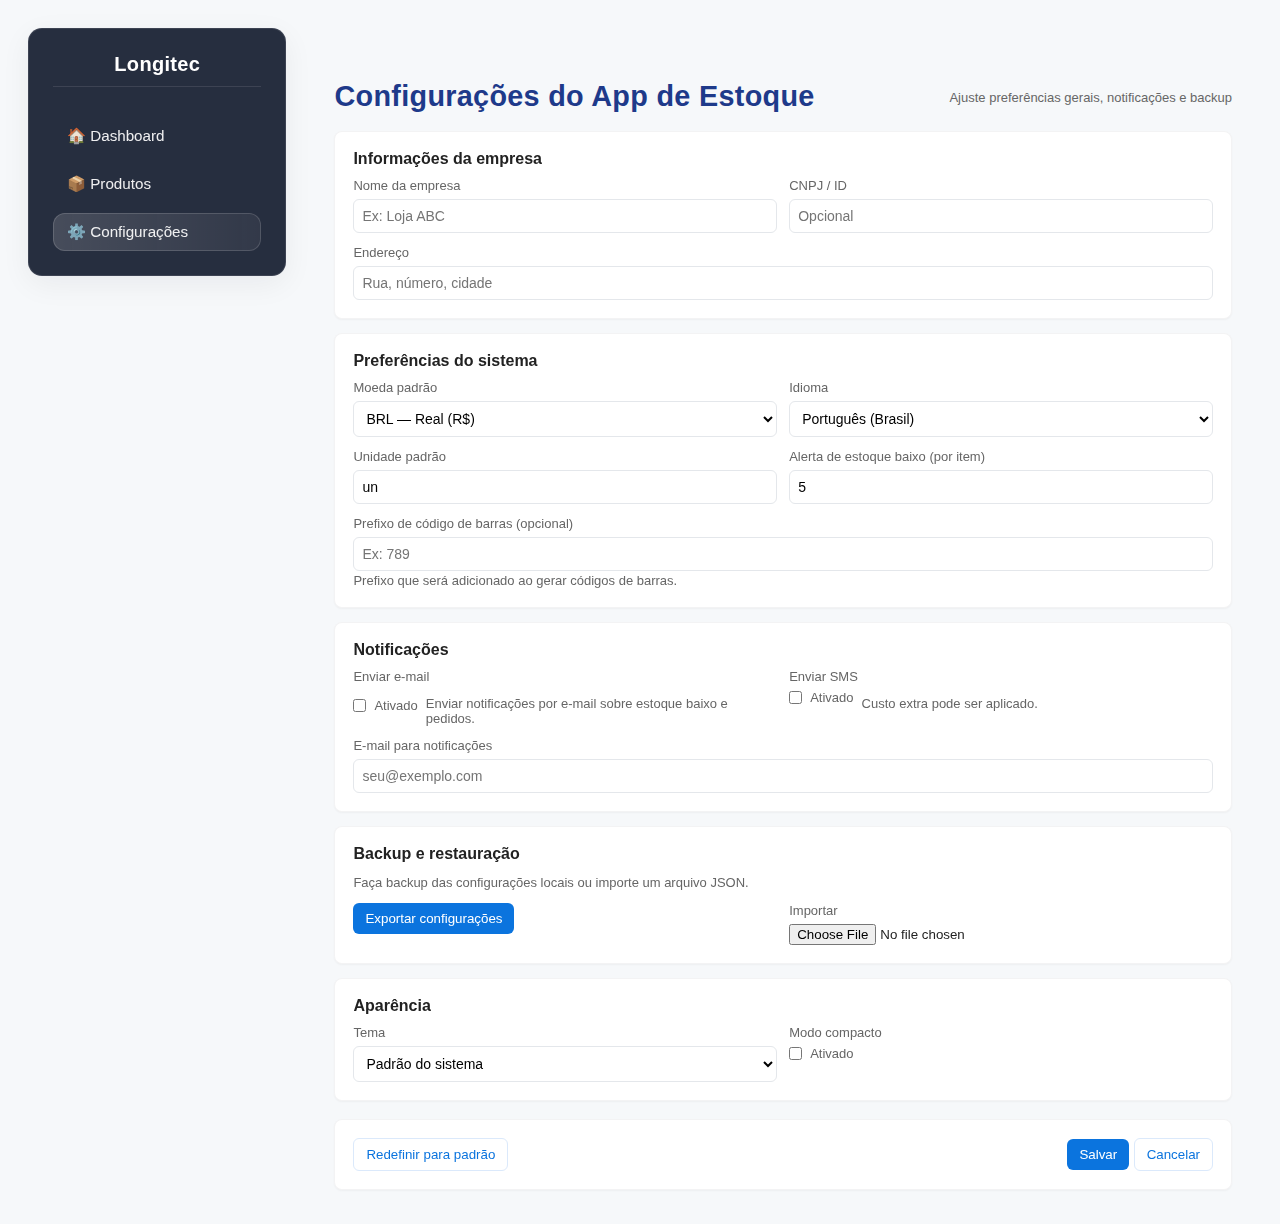
<file: TCC-final/configuracoes.html>
<!doctype html>
<html lang="pt-BR">
<head>
    <meta charset="utf-8" />
    <meta name="viewport" content="width=device-width,initial-scale=1" />
    <title>Configurações — App de Estoque</title>
    <link rel="stylesheet" href="./style.css">
    <style>
        :root{
            --bg:#f6f8fa; --card:#fff; --text:#222; --accent:#0b74de; --muted:#666;
            --danger:#d64545;
        }
        html,body{height:100%;margin:0;font-family:Inter,Segoe UI,Roboto,Arial,sans-serif;background:var(--bg);color:var(--text)}
        .container{max-width:980px;margin:32px auto;padding:20px}
        header{display:flex;align-items:center;justify-content:space-between;margin-bottom:18px}
        h1{font-size:20px;margin:0}
        .card{background:var(--card);border-radius:8px;padding:18px;margin-bottom:14px;box-shadow:0 1px 2px rgba(0,0,0,.04)}
        .grid{display:grid;grid-template-columns:repeat(2,1fr);gap:12px}
        label{display:block;font-size:13px;margin-bottom:6px;color:var(--muted)}
        input[type="text"],input[type="number"],select,textarea{width:100%;padding:8px;border:1px solid #e4e7eb;border-radius:6px;font-size:14px;background:#fff}
        .full{grid-column:1/-1}
        .row{display:flex;gap:8px;align-items:center}
        .switch{display:inline-flex;align-items:center;gap:8px}
        .actions{display:flex;gap:8px;justify-content:flex-end}
        button{background:var(--accent);color:#fff;border:0;padding:8px 12px;border-radius:6px;cursor:pointer}
        button.ghost{background:transparent;color:var(--accent);border:1px solid #dbe9fb}
        button.warn{background:var(--danger)}
        small{color:var(--muted)}
        .help{font-size:13px;color:var(--muted);margin-top:6px}
        footer{margin-top:18px;text-align:right}
        @media (max-width:760px){.grid{grid-template-columns:1fr}}
    </style>
</head>
<body>
  <aside class="sidebar">
    <h2>Longitec</h2>
        <nav>
            <a href="dashboard.html">🏠 Dashboard</a>
            <a href="produtos.html">📦 Produtos</a>
            <a href="configuracoes.html">⚙️ Configurações</a>
        </nav>
  </aside>
<div class="container" role="main">
    <header>
        <h1>Configurações do App de Estoque</h1>
        <div><small class="help">Ajuste preferências gerais, notificações e backup</small></div>
    </header>

    <form id="settingsForm" class="card" autocomplete="off" aria-label="Configurações do sistema">
        <section aria-labelledby="empresa">
            <h2 id="empresa" style="margin:0 0 10px 0;font-size:16px">Informações da empresa</h2>
            <div class="grid">
                <div>
                    <label for="companyName">Nome da empresa</label>
                    <input id="companyName" name="companyName" type="text" placeholder="Ex: Loja ABC" />
                </div>
                <div>
                    <label for="companyCNPJ">CNPJ / ID</label>
                    <input id="companyCNPJ" name="companyCNPJ" type="text" placeholder="Opcional" />
                </div>

                <div class="full">
                    <label for="companyAddress">Endereço</label>
                    <input id="companyAddress" name="companyAddress" type="text" placeholder="Rua, número, cidade" />
                </div>
            </div>
        </section>
    </form>

    <div class="card">
        <h2 style="margin:0 0 10px 0;font-size:16px">Preferências do sistema</h2>
        <div class="grid">
            <div>
                <label for="currency">Moeda padrão</label>
                <select id="currency" name="currency">
                    <option value="BRL">BRL — Real (R$)</option>
                    <option value="USD">USD — Dólar (US$)</option>
                    <option value="EUR">EUR — Euro (€)</option>
                </select>
            </div>
            <div>
                <label for="lang">Idioma</label>
                <select id="lang" name="lang">
                    <option value="pt-BR">Português (Brasil)</option>
                    <option value="en-US">English (US)</option>
                </select>
            </div>

            <div>
                <label for="defaultStockUnit">Unidade padrão</label>
                <input id="defaultStockUnit" name="defaultStockUnit" type="text" placeholder="Ex: un, kg, ml" />
            </div>
            <div>
                <label for="lowStockThreshold">Alerta de estoque baixo (por item)</label>
                <input id="lowStockThreshold" name="lowStockThreshold" type="number" min="0" step="1" />
            </div>

            <div class="full">
                <label for="barcodePrefix">Prefixo de código de barras (opcional)</label>
                <input id="barcodePrefix" name="barcodePrefix" type="text" placeholder="Ex: 789" />
                <small class="help">Prefixo que será adicionado ao gerar códigos de barras.</small>
            </div>
        </div>
    </div>

    <div class="card">
        <h2 style="margin:0 0 10px 0;font-size:16px">Notificações</h2>
        <div class="grid">
            <div>
                <label>Enviar e-mail</label>
                <div class="row">
                    <label class="switch"><input id="notifyEmail" type="checkbox" /><span>Ativado</span></label>
                    <small class="help">Enviar notificações por e-mail sobre estoque baixo e pedidos.</small>
                </div>
            </div>
            <div>
                <label>Enviar SMS</label>
                <div class="row">
                    <label class="switch"><input id="notifySMS" type="checkbox" /><span>Ativado</span></label>
                    <small class="help">Custo extra pode ser aplicado.</small>
                </div>
            </div>
            <div class="full">
                <label for="notificationEmail">E-mail para notificações</label>
                <input id="notificationEmail" type="text" placeholder="seu@exemplo.com" />
            </div>
        </div>
    </div>

    <div class="card">
        <h2 style="margin:0 0 10px 0;font-size:16px">Backup e restauração</h2>
        <div class="grid">
            <div class="full">
                <small class="help">Faça backup das configurações locais ou importe um arquivo JSON.</small>
            </div>
            <div>
                <button id="exportBtn" type="button">Exportar configurações</button>
            </div>
            <div>
                <label for="importFile">Importar</label>
                <input id="importFile" type="file" accept=".json" />
            </div>
        </div>
    </div>

    <div class="card">
        <h2 style="margin:0 0 10px 0;font-size:16px">Aparência</h2>
        <div class="grid">
            <div>
                <label for="theme">Tema</label>
                <select id="theme">
                    <option value="system">Padrão do sistema</option>
                    <option value="light">Claro</option>
                    <option value="dark">Escuro</option>
                </select>
            </div>
            <div>
                <label for="compactMode">Modo compacto</label>
                <div class="row"><label class="switch"><input id="compactMode" type="checkbox" /><span>Ativado</span></label></div>
            </div>
        </div>
    </div>

    <footer class="card actions" aria-hidden="false">
        <div style="flex:1;text-align:left">
            <button id="resetBtn" class="ghost" type="button">Redefinir para padrão</button>
        </div>
        <div>
            <button id="saveBtn" type="button">Salvar</button>
            <button id="cancelBtn" class="ghost" type="button">Cancelar</button>
        </div>
    </footer>
</div>

<script>
(function(){
    const defaultSettings = {
        companyName: "",
        companyCNPJ: "",
        companyAddress: "",
        currency: "BRL",
        lang: "pt-BR",
        defaultStockUnit: "un",
        lowStockThreshold: 5,
        barcodePrefix: "",
        notifyEmail: false,
        notifySMS: false,
        notificationEmail: "",
        theme: "system",
        compactMode: false
    };

    const $ = id => document.getElementById(id);

    function loadSettings(){
        const s = JSON.parse(localStorage.getItem('inventorySettings') || 'null') || defaultSettings;
        $('companyName').value = s.companyName || "";
        $('companyCNPJ').value = s.companyCNPJ || "";
        $('companyAddress').value = s.companyAddress || "";
        $('currency').value = s.currency || defaultSettings.currency;
        $('lang').value = s.lang || defaultSettings.lang;
        $('defaultStockUnit').value = s.defaultStockUnit || defaultSettings.defaultStockUnit;
        $('lowStockThreshold').value = s.lowStockThreshold ?? defaultSettings.lowStockThreshold;
        $('barcodePrefix').value = s.barcodePrefix || "";
        $('notifyEmail').checked = !!s.notifyEmail;
        $('notifySMS').checked = !!s.notifySMS;
        $('notificationEmail').value = s.notificationEmail || "";
        $('theme').value = s.theme || defaultSettings.theme;
        $('compactMode').checked = !!s.compactMode;
    }

    function gatherSettings(){
        return {
            companyName: $('companyName').value.trim(),
            companyCNPJ: $('companyCNPJ').value.trim(),
            companyAddress: $('companyAddress').value.trim(),
            currency: $('currency').value,
            lang: $('lang').value,
            defaultStockUnit: $('defaultStockUnit').value.trim() || defaultSettings.defaultStockUnit,
            lowStockThreshold: Math.max(0, parseInt($('lowStockThreshold').value || defaultSettings.lowStockThreshold)),
            barcodePrefix: $('barcodePrefix').value.trim(),
            notifyEmail: $('notifyEmail').checked,
            notifySMS: $('notifySMS').checked,
            notificationEmail: $('notificationEmail').value.trim(),
            theme: $('theme').value,
            compactMode: $('compactMode').checked
        };
    }

    function saveSettings(){
        const settings = gatherSettings();
        // basic validation
        if(settings.notifyEmail && !settings.notificationEmail){
            alert('Ativee um e-mail para notificações ou desative "Enviar e-mail".');
            return;
        }
        localStorage.setItem('inventorySettings', JSON.stringify(settings));
        alert('Configurações salvas.');
    }

    function resetDefaults(){
        if(!confirm('Redefinir todas as configurações para o padrão?')) return;
        localStorage.removeItem('inventorySettings');
        loadSettings();
        alert('Padrões restaurados.');
    }

    function exportSettings(){
        const data = localStorage.getItem('inventorySettings') || JSON.stringify(defaultSettings);
        const blob = new Blob([data], {type:'application/json'});
        const url = URL.createObjectURL(blob);
        const a = document.createElement('a');
        const now = new Date().toISOString().slice(0,19).replace(/[:T]/g,'-');
        a.href = url;
        a.download = `inventory-settings-${now}.json`;
        document.body.appendChild(a);
        a.click();
        a.remove();
        URL.revokeObjectURL(url);
    }

    function importSettings(file){
        if(!file) return;
        const reader = new FileReader();
        reader.onload = () => {
            try{
                const obj = JSON.parse(reader.result);
                // minimal shape check
                if(typeof obj !== 'object') throw new Error('Arquivo inválido');
                localStorage.setItem('inventorySettings', JSON.stringify(Object.assign({}, defaultSettings, obj)));
                loadSettings();
                alert('Configurações importadas com sucesso.');
            }catch(e){
                alert('Falha ao importar: arquivo JSON inválido.');
            }
        };
        reader.readAsText(file);
    }

    // events
    document.addEventListener('DOMContentLoaded', loadSettings);
    $('saveBtn').addEventListener('click', saveSettings);
    $('resetBtn').addEventListener('click', resetDefaults);
    $('cancelBtn').addEventListener('click', loadSettings);
    $('exportBtn').addEventListener('click', exportSettings);
    $('importFile').addEventListener('change', e => {
        if(e.target.files && e.target.files[0]) importSettings(e.target.files[0]);
        e.target.value = '';
    });

    // apply theme quickly
    $('theme').addEventListener('change', () => {
        const t = $('theme').value;
        if(t === 'dark') document.documentElement.style.filter = 'invert(0)'; // placeholder: integrate real theme switch
    });
})();
</script>
<script>
    // Define dinamicamente o item ativo na sidebar com base no arquivo atual
    document.addEventListener('DOMContentLoaded', () => {
        const navLinks = document.querySelectorAll('aside.sidebar nav a');
        const file = location.pathname.split('/').pop() || 'index.html';
        navLinks.forEach(a => {
            const hrefFile = a.getAttribute('href').split('/').pop();
            if (hrefFile === file) a.classList.add('active');
            else a.classList.remove('active');
        });
    });
</script>
</body>
</html>
</file>
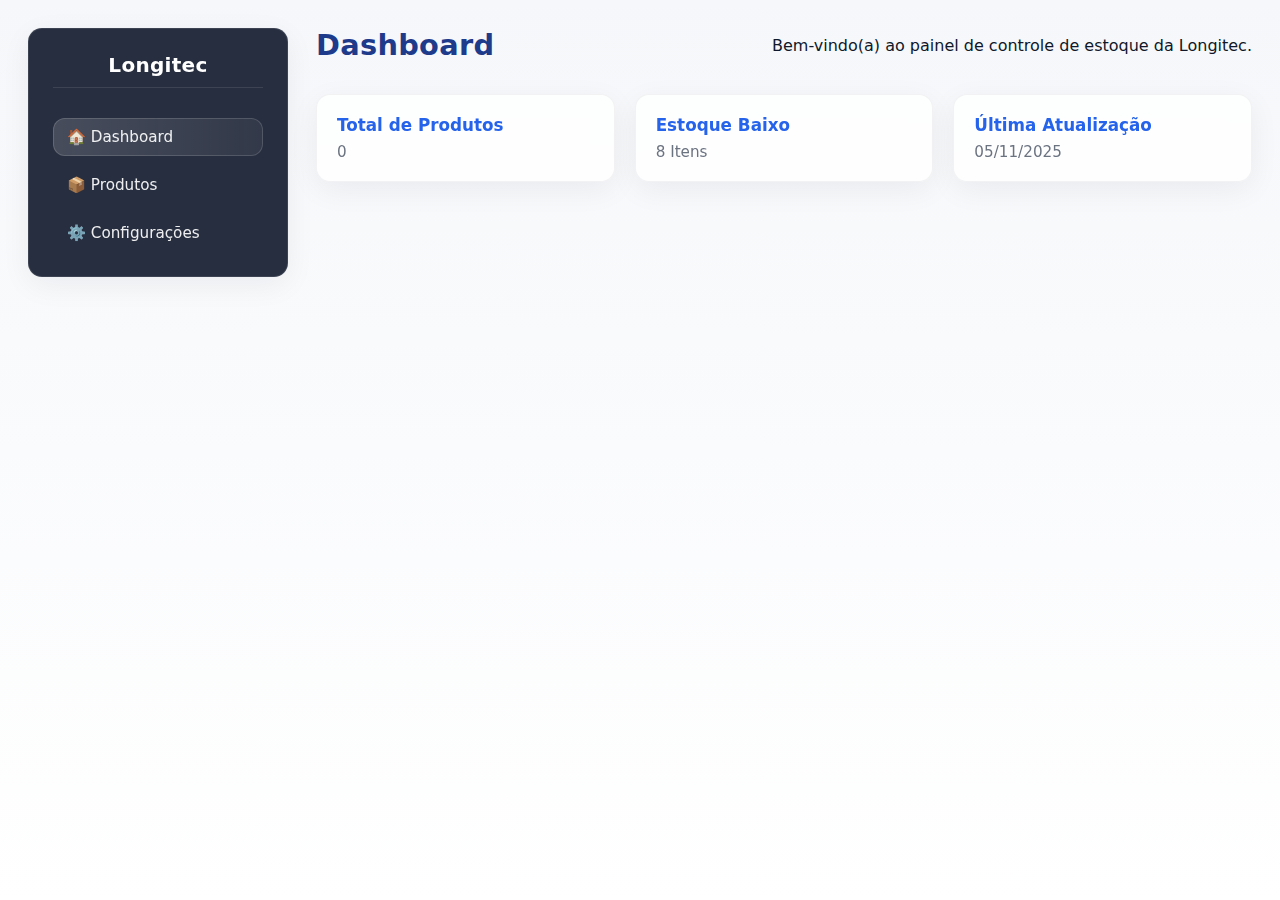
<file: TCC-final/dashboard.html>
<!DOCTYPE html>
<html lang="pt-BR">
<head>
  <meta charset="UTF-8">
  <meta name="viewport" content="width=device-width, initial-scale=1.0">
  <title>Longitec - Dashboard</title>
  <link rel="stylesheet" href="./style.css">
</head>
<body>
  <aside class="sidebar">
    <h2>Longitec</h2>
    <nav>
      <a href="dashboard.html">🏠 Dashboard</a>
      <a href="produtos.html">📦 Produtos</a>
      <a href="configuracoes.html">⚙️ Configurações</a>
    </nav>
  </aside>

  <main class="main-content">
    <header>
      <h1>Dashboard</h1>
      <p>Bem-vindo(a) ao painel de controle de estoque da Longitec.</p>
    </header>

    <section class="cards">
      <div class="card">
        <h3>Total de Produtos</h3>
        <p id="total-produtos">0</p>
      </div>
      <div class="card">
        <h3>Estoque Baixo</h3>
        <p>8 Itens</p>
      </div>
      <div class="card">
        <h3>Última Atualização</h3>
        <p>05/11/2025</p>
      </div>
    </section>
  </main>

  <script>
    // Atualiza o total de produtos no dashboard
    const produtos = JSON.parse(localStorage.getItem('produtos')) || [];
    document.getElementById('total-produtos').textContent = produtos.length;
  </script>
  <script>
    // Define dinamicamente o item ativo na sidebar com base no arquivo atual
    document.addEventListener('DOMContentLoaded', () => {
      const navLinks = document.querySelectorAll('aside.sidebar nav a');
      const file = location.pathname.split('/').pop() || 'index.html';
      navLinks.forEach(a => {
        const hrefFile = a.getAttribute('href').split('/').pop();
        if (hrefFile === file) a.classList.add('active');
        else a.classList.remove('active');
      });
    });
  </script>
</body>
</html>
</file>
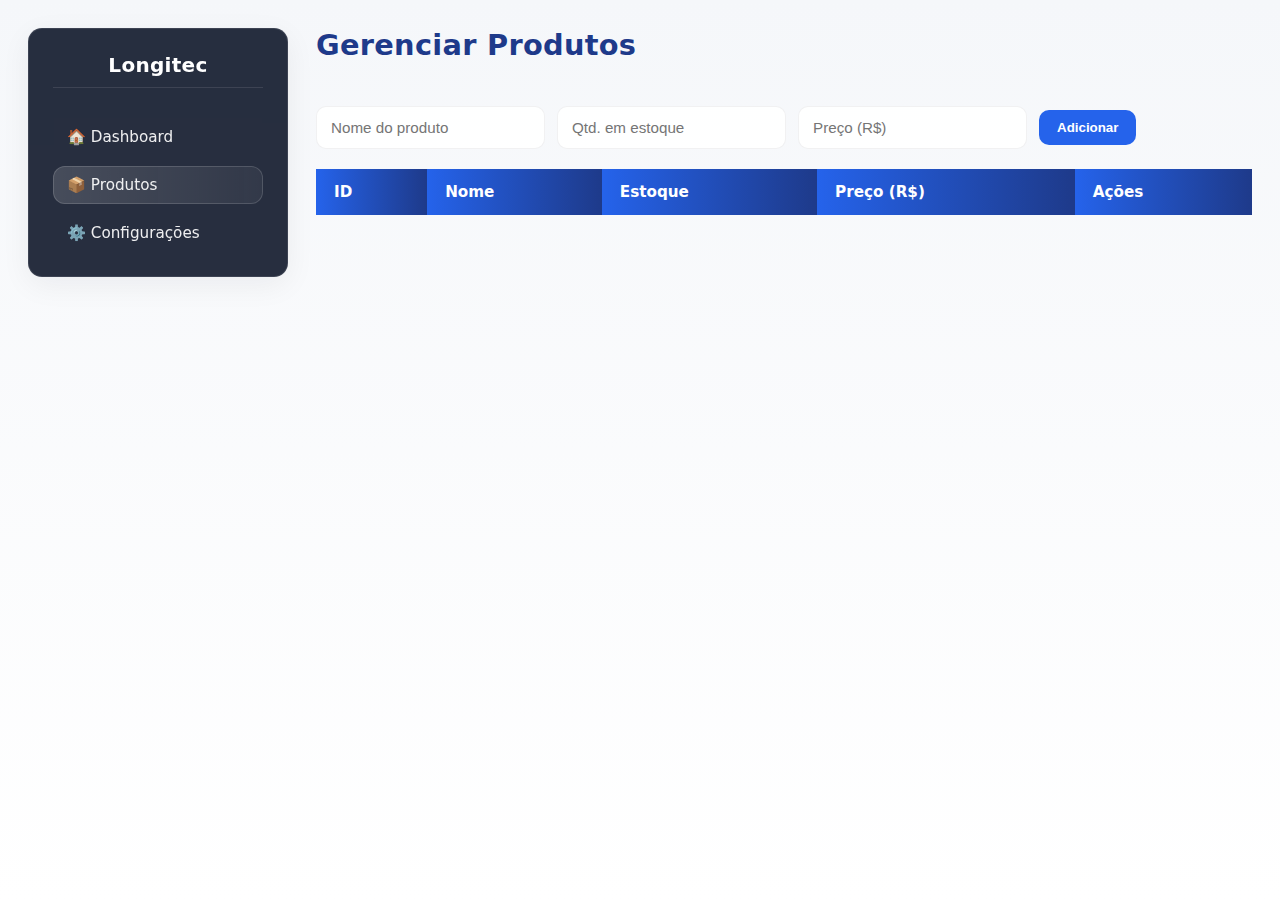
<file: TCC-final/produtos.html>
<!DOCTYPE html>
<html lang="pt-BR">
<head>
  <meta charset="UTF-8">
  <meta name="viewport" content="width=device-width, initial-scale=1.0">
  <title>Longitec - Produtos</title>
  <link rel="stylesheet" href="./style.css">
</head>
<body>
  <aside class="sidebar">
    <h2>Longitec</h2>
    <nav>
      <a href="dashboard.html">🏠 Dashboard</a>
      <a href="produtos.html">📦 Produtos</a>
      <a href="configuracoes.html">⚙️ Configurações</a>
    </nav>
    </aside>

  <main class="main-content">
    <header>
      <h1>Gerenciar Produtos</h1>
    </header>

    <section class="add-form">
      <input type="text" placeholder="Nome do produto">
      <input type="number" placeholder="Qtd. em estoque">
      <input type="number" placeholder="Preço (R$)">
      <button>Adicionar</button>
    </section>

    <table class="product-table">
      <thead>
        <tr>
          <th>ID</th>
          <th>Nome</th>
          <th>Estoque</th>
          <th>Preço (R$)</th>
          <th>Ações</th>
        </tr>
      </thead>
      <tbody>
        <!-- Linhas serão adicionadas dinamicamente -->
      </tbody>
    </table>
  </main>

  <script>
    const addBtn = document.querySelector('.add-form button');
    const inputs = document.querySelectorAll('.add-form input');
    const tableBody = document.querySelector('.product-table tbody');

    // Carrega produtos salvos do localStorage
    let produtos = JSON.parse(localStorage.getItem('produtos')) || [];
    let id = produtos.length ? Math.max(...produtos.map(p => p.id)) + 1 : 1;

    // Função para renderizar tabela
    function renderTabela() {
      tableBody.innerHTML = "";
      produtos.forEach(p => {
        const tr = document.createElement('tr');
        tr.innerHTML = `
          <td>${p.id}</td>
          <td>${p.nome}</td>
          <td>${p.qtd}</td>
          <td>${parseFloat(p.preco).toFixed(2)}</td>
          <td><button class="delete-btn" data-id="${p.id}">🗑️ Excluir</button></td>
        `;
        tableBody.appendChild(tr);
      });

      // Adiciona eventos de exclusão
      document.querySelectorAll('.delete-btn').forEach(btn => {
        btn.addEventListener('click', (e) => {
          const idRemover = parseInt(e.target.dataset.id);
          produtos = produtos.filter(prod => prod.id !== idRemover);
          localStorage.setItem('produtos', JSON.stringify(produtos));
          renderTabela();
        });
      });
    }

    // Renderiza ao carregar a página
    renderTabela();

    // Adiciona novo produto
    addBtn.addEventListener('click', () => {
      const nome = inputs[0].value.trim();
      const qtd = inputs[1].value.trim();
      const preco = inputs[2].value.trim();

      if (!nome || !qtd || !preco) {
        alert("Preencha todos os campos!");
        return;
      }

      const novoProduto = {
        id: id++,
        nome,
        qtd: parseInt(qtd),
        preco: parseFloat(preco)
      };

      produtos.push(novoProduto);
      localStorage.setItem('produtos', JSON.stringify(produtos));
      renderTabela();
      inputs.forEach(input => input.value = "");
    });
  </script>
  <script>
    // Define dinamicamente o item ativo na sidebar com base no arquivo atual
    document.addEventListener('DOMContentLoaded', () => {
      const navLinks = document.querySelectorAll('aside.sidebar nav a');
      const file = location.pathname.split('/').pop() || 'index.html';
      navLinks.forEach(a => {
        const hrefFile = a.getAttribute('href').split('/').pop();
        if (hrefFile === file) a.classList.add('active');
        else a.classList.remove('active');
      });
    });
  </script>
  <script>
    // Define dinamicamente o item ativo na sidebar com base no arquivo atual
    document.addEventListener('DOMContentLoaded', () => {
      const navLinks = document.querySelectorAll('aside.sidebar nav a');
      const file = location.pathname.split('/').pop() || 'index.html';
      navLinks.forEach(a => {
        const hrefFile = a.getAttribute('href').split('/').pop();
        if (hrefFile === file) a.classList.add('active');
        else a.classList.remove('active');
      });
    });
  </script>
</body>
</html>
</file>
<file: TCC-final/style.css>
/* ===== Modern App Dashboard Design ===== */
:root {
  --bg-1: #f5f7fa;
  --accent-1: #2563eb; /* azul vibrante */
  --accent-2: #1e3a8a;
  --muted: #6b7280;
  --card-bg: rgba(255, 255, 255, 0.75);
  --glass-border: rgba(255, 255, 255, 0.5);
  --danger: #ef4444;
  --shadow: 0 8px 30px rgba(15, 23, 42, 0.06);
  --radius: 14px;
  --glass-blur: 10px;
  --fw-sans: "Inter", "SF Pro Display", "Segoe UI", system-ui, sans-serif;
}

/* Reset + base */
* {
  box-sizing: border-box;
  margin: 0;
  padding: 0;
}

html, body {
  height: 100%;
}

body {
  font-family: var(--fw-sans);
  background: linear-gradient(180deg, var(--bg-1), #ffffff);
  background-attachment: fixed;
  min-height: 100vh;
  color: #0f172a;
  display: flex;
  gap: 28px;
  padding: 28px;
  align-items: flex-start;
}

/* ===== Sidebar ===== */
.sidebar {
  width: 260px;
  background: rgba(15, 23, 42, 0.9);
  color: white;
  padding: 24px;
  border-radius: var(--radius);
  box-shadow: var(--shadow);
  display: flex;
  flex-direction: column;
  gap: 20px;
  align-self: flex-start;
  min-height: 220px;
  position: sticky;
  top: 28px;
  backdrop-filter: blur(var(--glass-blur));
  border: 1px solid rgba(255, 255, 255, 0.1);
}

.sidebar h2 {
  font-size: 1.25rem;
  text-align: center;
  font-weight: 700;
  color: #ffffff;
  letter-spacing: 0.3px;
  padding-bottom: 10px;
  border-bottom: 1px solid rgba(255, 255, 255, 0.1);
}

.sidebar nav {
  display: flex;
  flex-direction: column;
  gap: 10px;
  padding-top: 10px;
}

.sidebar nav a {
  display: flex;
  align-items: center;
  gap: 10px;
  color: rgba(255, 255, 255, 0.92);
  text-decoration: none;
  padding: 10px 14px;
  border-radius: 12px;
  font-weight: 500;
  font-size: 0.95rem;
  transition: all 0.25s ease;
}

.sidebar nav a:hover {
  background: rgba(255, 255, 255, 0.1);
  transform: translateX(4px);
}

.sidebar nav a.active {
  background: linear-gradient(90deg, rgba(255, 255, 255, 0.15), rgba(255, 255, 255, 0.05));
  box-shadow: inset 0 0 0 1px rgba(255, 255, 255, 0.15);
}

/* ===== Main ===== */
.main-content {
  flex: 1;
  min-width: 0;
  display: flex;
  flex-direction: column;
}

header {
  display: flex;
  justify-content: space-between;
  align-items: center;
  gap: 16px;
  margin-bottom: 24px;
}

header h1 {
  font-size: 1.8rem;
  color: var(--accent-2);
  font-weight: 700;
  letter-spacing: 0.3px;
}

.header-actions {
  display: flex;
  gap: 14px;
  align-items: center;
}

/* ===== Search / Input Bar ===== */
.search {
  display: flex;
  align-items: center;
  background: var(--card-bg);
  padding: 10px 14px;
  border-radius: 999px;
  border: 1px solid rgba(15, 23, 36, 0.06);
  box-shadow: 0 6px 20px rgba(2, 6, 23, 0.04);
  transition: all 0.2s ease;
}

.search:focus-within {
  border-color: var(--accent-1);
  box-shadow: 0 0 0 3px rgba(37, 99, 235, 0.15);
}

.search input {
  border: 0;
  outline: 0;
  background: transparent;
  padding: 6px 8px;
  width: 220px;
  font-size: 0.95rem;
  color: #111827;
}

/* ===== Cards (Dashboard) ===== */
.cards {
  display: grid;
  grid-template-columns: repeat(auto-fit, minmax(260px, 1fr));
  gap: 20px;
  margin-top: 8px;
}

.card {
  background: rgba(255, 255, 255, 0.8);
  border-radius: var(--radius);
  padding: 20px;
  box-shadow: var(--shadow);
  border: 1px solid rgba(15, 23, 36, 0.05);
  backdrop-filter: blur(var(--glass-blur));
  transition: transform 0.18s ease, box-shadow 0.18s ease;
}

.card:hover {
  transform: translateY(-6px);
  box-shadow: 0 18px 45px rgba(2, 6, 23, 0.08);
}

.card h3 {
  font-size: 1.05rem;
  color: var(--accent-1);
  margin-bottom: 8px;
  font-weight: 700;
}

.card p {
  color: var(--muted);
  font-size: 0.95rem;
}

/* ===== Formulário ===== */
.add-form {
  display: flex;
  gap: 12px;
  margin: 20px 0;
  align-items: center;
  flex-wrap: wrap;
}

.add-form input,
.add-form select {
  background: var(--card-bg);
  border: 1px solid rgba(15, 23, 36, 0.08);
  border-radius: 10px;
  padding: 10px 14px;
  font-size: 0.95rem;
  color: #111827;
  min-width: 180px;
  transition: all 0.2s ease;
}

.add-form input:focus,
.add-form select:focus {
  outline: none;
  border-color: var(--accent-1);
  box-shadow: 0 0 0 3px rgba(37, 99, 235, 0.15);
}

.add-form button {
  background: var(--accent-1);
  border: none;
  color: white;
  font-weight: 600;
  border-radius: 10px;
  padding: 10px 18px;
  cursor: pointer;
  transition: background 0.25s ease, transform 0.1s ease;
}

.add-form button:hover {
  background: var(--accent-2);
  transform: scale(1.03);
}


.add-form input, .add-form select{
  padding:12px 14px;
  border-radius:10px;
  border:1px solid rgba(15,23,36,0.06);
  background:rgba(255,255,255,0.9);
  min-width:180px;
  outline:none;
  transition: box-shadow .12s ease, transform .12s ease;
}
.add-form input:focus, .add-form select:focus{
  box-shadow:0 6px 20px rgba(19,63,184,0.08);
  transform:translateY(-2px);
}

.btn{
  padding:10px 14px;
  border-radius:10px;
  border:0;
  color:white;
  cursor:pointer;
  font-weight:600;
  background:linear-gradient(90deg,var(--accent-1),var(--accent-2));
  box-shadow: 0 8px 30px rgba(19,63,184,0.12);
  transition:transform .12s ease, opacity .12s;
}
.btn:hover{transform:translateY(-3px); opacity:0.98}

/* ===== Tabela moderna ===== */
.table-wrap{
  margin-top:18px;
  border-radius:12px;
  overflow:hidden;
  box-shadow: var(--shadow);
}
.product-table{
  width:100%;
  border-collapse:collapse;
  background:transparent;
  min-width:640px;
}
.product-table thead th{
  text-align:left;
  padding:14px 18px;
  font-size:0.95rem;
  background:linear-gradient(90deg,var(--accent-1),var(--accent-2));
  color:white;
  font-weight:600;
  position:sticky;
  top:0;
}
.product-table tbody tr{
  background: linear-gradient(180deg, rgba(255,255,255,0.92), rgba(250,250,251,0.92));
}
.product-table td{
  padding:14px 18px;
  border-bottom:1px solid rgba(15,23,36,0.04);
  color:#0b1220;
  font-size:0.95rem;
}
.product-table tbody tr:hover td{
  background:linear-gradient(90deg, rgba(19,63,184,0.03), rgba(10,36,114,0.02));
  transform:translateY(-1px);
}

/* Action buttons */
.delete-btn{
  background:linear-gradient(90deg,var(--danger),#a60f0f);
  color:white;
  border:0;
  padding:8px 12px;
  border-radius:8px;
  cursor:pointer;
  transition:transform .12s ease, opacity .12s;
  box-shadow:0 8px 20px rgba(220,38,38,0.12);
}
.delete-btn:hover{transform:translateY(-3px); opacity:0.95}

/* ===== Login ===== */
.login-body{
  background:linear-gradient(180deg, rgba(10,36,114,0.95), rgba(19,63,184,0.9));
  display:flex;
  justify-content:center;
  align-items:center;
  height:100vh;
  padding:28px;
}
.login-container{
  width:360px;
  background:linear-gradient(180deg, rgba(255,255,255,0.92), rgba(255,255,255,0.8));
  padding:36px;
  border-radius:16px;
  box-shadow:0 20px 60px rgba(2,6,23,0.25);
  border:1px solid rgba(255,255,255,0.6);
  text-align:center;
}
.login-title{font-size:1.6rem;color:var(--accent-2);margin-bottom:18px;font-weight:700}
.login-form input{
  width:100%;
  padding:12px;
  margin-bottom:10px;
  border-radius:10px;
  border:1px solid rgba(15,23,36,0.06);
  outline:none;
}
.login-form button{
  width:100%;
  padding:12px;
  border-radius:10px;
  border:0;
  color:white;
  background:linear-gradient(90deg,var(--accent-1),var(--accent-2));
  font-weight:700;
}

/* ===== Responsividade ===== */
@media (max-width:1100px){
  .cards{grid-template-columns: repeat(2, 1fr)}
  .sidebar{width:220px}
}
@media (max-width:768px){
  body{flex-direction:column;padding:18px}
  .sidebar{
    width:100%;
    display:flex;
    flex-direction:row;
    gap:12px;
    align-items:center;
    padding:12px;
    overflow:auto;
    position:static;
    border-radius:12px;
  }
  .sidebar h2{display:none}
  .main-content{width:100%}
  .cards{grid-template-columns:1fr}
  .product-table{min-width:0}
  .search input{width:120px}
  .add-form{flex-direction:column;align-items:stretch}
}

/* small polish */
small{color:var(--muted); font-size:0.86rem}
/* ...existing code... */
</file>
<file: style.css>
/* ===== Modern App Dashboard Design ===== */
:root {
  --bg-1: #f5f7fa;
  --accent-1: #2563eb; /* azul vibrante */
  --accent-2: #1e3a8a;
  --muted: #6b7280;
  --card-bg: rgba(255, 255, 255, 0.75);
  --glass-border: rgba(255, 255, 255, 0.5);
  --danger: #ef4444;
  --shadow: 0 8px 30px rgba(15, 23, 42, 0.06);
  --radius: 14px;
  --glass-blur: 10px;
  --fw-sans: "Inter", "SF Pro Display", "Segoe UI", system-ui, sans-serif;
}

/* Reset + base */
* {
  box-sizing: border-box;
  margin: 0;
  padding: 0;
}

html, body {
  height: 100%;
}

body {
  font-family: var(--fw-sans);
  background: linear-gradient(180deg, var(--bg-1), #ffffff);
  background-attachment: fixed;
  min-height: 100vh;
  color: #0f172a;
  display: flex;
  gap: 28px;
  padding: 28px;
  align-items: flex-start;
}

/* ===== Sidebar ===== */
.sidebar {
  width: 260px;
  background: rgba(15, 23, 42, 0.9);
  color: white;
  padding: 24px;
  border-radius: var(--radius);
  box-shadow: var(--shadow);
  display: flex;
  flex-direction: column;
  gap: 20px;
  align-self: flex-start;
  min-height: 220px;
  position: sticky;
  top: 28px;
  backdrop-filter: blur(var(--glass-blur));
  border: 1px solid rgba(255, 255, 255, 0.1);
}

.sidebar h2 {
  font-size: 1.25rem;
  text-align: center;
  font-weight: 700;
  color: #ffffff;
  letter-spacing: 0.3px;
  padding-bottom: 10px;
  border-bottom: 1px solid rgba(255, 255, 255, 0.1);
}

.sidebar nav {
  display: flex;
  flex-direction: column;
  gap: 10px;
  padding-top: 10px;
}

.sidebar nav a {
  display: flex;
  align-items: center;
  gap: 10px;
  color: rgba(255, 255, 255, 0.92);
  text-decoration: none;
  padding: 10px 14px;
  border-radius: 12px;
  font-weight: 500;
  font-size: 0.95rem;
  transition: all 0.25s ease;
}

.sidebar nav a:hover {
  background: rgba(255, 255, 255, 0.1);
  transform: translateX(4px);
}

.sidebar nav a.active {
  background: linear-gradient(90deg, rgba(255, 255, 255, 0.15), rgba(255, 255, 255, 0.05));
  box-shadow: inset 0 0 0 1px rgba(255, 255, 255, 0.15);
}

/* ===== Main ===== */
.main-content {
  flex: 1;
  min-width: 0;
  display: flex;
  flex-direction: column;
}

header {
  display: flex;
  justify-content: space-between;
  align-items: center;
  gap: 16px;
  margin-bottom: 24px;
}

header h1 {
  font-size: 1.8rem;
  color: var(--accent-2);
  font-weight: 700;
  letter-spacing: 0.3px;
}

.header-actions {
  display: flex;
  gap: 14px;
  align-items: center;
}

/* ===== Search / Input Bar ===== */
.search {
  display: flex;
  align-items: center;
  background: var(--card-bg);
  padding: 10px 14px;
  border-radius: 999px;
  border: 1px solid rgba(15, 23, 36, 0.06);
  box-shadow: 0 6px 20px rgba(2, 6, 23, 0.04);
  transition: all 0.2s ease;
}

.search:focus-within {
  border-color: var(--accent-1);
  box-shadow: 0 0 0 3px rgba(37, 99, 235, 0.15);
}

.search input {
  border: 0;
  outline: 0;
  background: transparent;
  padding: 6px 8px;
  width: 220px;
  font-size: 0.95rem;
  color: #111827;
}

/* ===== Cards (Dashboard) ===== */
.cards {
  display: grid;
  grid-template-columns: repeat(auto-fit, minmax(260px, 1fr));
  gap: 20px;
  margin-top: 8px;
}

.card {
  background: rgba(255, 255, 255, 0.8);
  border-radius: var(--radius);
  padding: 20px;
  box-shadow: var(--shadow);
  border: 1px solid rgba(15, 23, 36, 0.05);
  backdrop-filter: blur(var(--glass-blur));
  transition: transform 0.18s ease, box-shadow 0.18s ease;
}

.card:hover {
  transform: translateY(-6px);
  box-shadow: 0 18px 45px rgba(2, 6, 23, 0.08);
}

.card h3 {
  font-size: 1.05rem;
  color: var(--accent-1);
  margin-bottom: 8px;
  font-weight: 700;
}

.card p {
  color: var(--muted);
  font-size: 0.95rem;
}

/* ===== Formulário ===== */
.add-form {
  display: flex;
  gap: 12px;
  margin: 20px 0;
  align-items: center;
  flex-wrap: wrap;
}

.add-form input,
.add-form select {
  background: var(--card-bg);
  border: 1px solid rgba(15, 23, 36, 0.08);
  border-radius: 10px;
  padding: 10px 14px;
  font-size: 0.95rem;
  color: #111827;
  min-width: 180px;
  transition: all 0.2s ease;
}

.add-form input:focus,
.add-form select:focus {
  outline: none;
  border-color: var(--accent-1);
  box-shadow: 0 0 0 3px rgba(37, 99, 235, 0.15);
}

.add-form button {
  background: var(--accent-1);
  border: none;
  color: white;
  font-weight: 600;
  border-radius: 10px;
  padding: 10px 18px;
  cursor: pointer;
  transition: background 0.25s ease, transform 0.1s ease;
}

.add-form button:hover {
  background: var(--accent-2);
  transform: scale(1.03);
}


.add-form input, .add-form select{
  padding:12px 14px;
  border-radius:10px;
  border:1px solid rgba(15,23,36,0.06);
  background:rgba(255,255,255,0.9);
  min-width:180px;
  outline:none;
  transition: box-shadow .12s ease, transform .12s ease;
}
.add-form input:focus, .add-form select:focus{
  box-shadow:0 6px 20px rgba(19,63,184,0.08);
  transform:translateY(-2px);
}

.btn{
  padding:10px 14px;
  border-radius:10px;
  border:0;
  color:white;
  cursor:pointer;
  font-weight:600;
  background:linear-gradient(90deg,var(--accent-1),var(--accent-2));
  box-shadow: 0 8px 30px rgba(19,63,184,0.12);
  transition:transform .12s ease, opacity .12s;
}
.btn:hover{transform:translateY(-3px); opacity:0.98}

/* ===== Tabela moderna ===== */
.table-wrap{
  margin-top:18px;
  border-radius:12px;
  overflow:hidden;
  box-shadow: var(--shadow);
}
.product-table{
  width:100%;
  border-collapse:collapse;
  background:transparent;
  min-width:640px;
}
.product-table thead th{
  text-align:left;
  padding:14px 18px;
  font-size:0.95rem;
  background:linear-gradient(90deg,var(--accent-1),var(--accent-2));
  color:white;
  font-weight:600;
  position:sticky;
  top:0;
}
.product-table tbody tr{
  background: linear-gradient(180deg, rgba(255,255,255,0.92), rgba(250,250,251,0.92));
}
.product-table td{
  padding:14px 18px;
  border-bottom:1px solid rgba(15,23,36,0.04);
  color:#0b1220;
  font-size:0.95rem;
}
.product-table tbody tr:hover td{
  background:linear-gradient(90deg, rgba(19,63,184,0.03), rgba(10,36,114,0.02));
  transform:translateY(-1px);
}

/* Action buttons */
.delete-btn{
  background:linear-gradient(90deg,var(--danger),#a60f0f);
  color:white;
  border:0;
  padding:8px 12px;
  border-radius:8px;
  cursor:pointer;
  transition:transform .12s ease, opacity .12s;
  box-shadow:0 8px 20px rgba(220,38,38,0.12);
}
.delete-btn:hover{transform:translateY(-3px); opacity:0.95}

/* ===== Login ===== */
.login-body{
  background:linear-gradient(180deg, rgba(10,36,114,0.95), rgba(19,63,184,0.9));
  display:flex;
  justify-content:center;
  align-items:center;
  height:100vh;
  padding:28px;
}
.login-container{
  width:360px;
  background:linear-gradient(180deg, rgba(255,255,255,0.92), rgba(255,255,255,0.8));
  padding:36px;
  border-radius:16px;
  box-shadow:0 20px 60px rgba(2,6,23,0.25);
  border:1px solid rgba(255,255,255,0.6);
  text-align:center;
}
.login-title{font-size:1.6rem;color:var(--accent-2);margin-bottom:18px;font-weight:700}
.login-form input{
  width:100%;
  padding:12px;
  margin-bottom:10px;
  border-radius:10px;
  border:1px solid rgba(15,23,36,0.06);
  outline:none;
}
.login-form button{
  width:100%;
  padding:12px;
  border-radius:10px;
  border:0;
  color:white;
  background:linear-gradient(90deg,var(--accent-1),var(--accent-2));
  font-weight:700;
}

/* ===== Responsividade ===== */
@media (max-width:1100px){
  .cards{grid-template-columns: repeat(2, 1fr)}
  .sidebar{width:220px}
}
@media (max-width:768px){
  body{flex-direction:column;padding:18px}
  .sidebar{
    width:100%;
    display:flex;
    flex-direction:row;
    gap:12px;
    align-items:center;
    padding:12px;
    overflow:auto;
    position:static;
    border-radius:12px;
  }
  .sidebar h2{display:none}
  .main-content{width:100%}
  .cards{grid-template-columns:1fr}
  .product-table{min-width:0}
  .search input{width:120px}
  .add-form{flex-direction:column;align-items:stretch}
}

/* small polish */
small{color:var(--muted); font-size:0.86rem}
/* ...existing code... */
</file>
